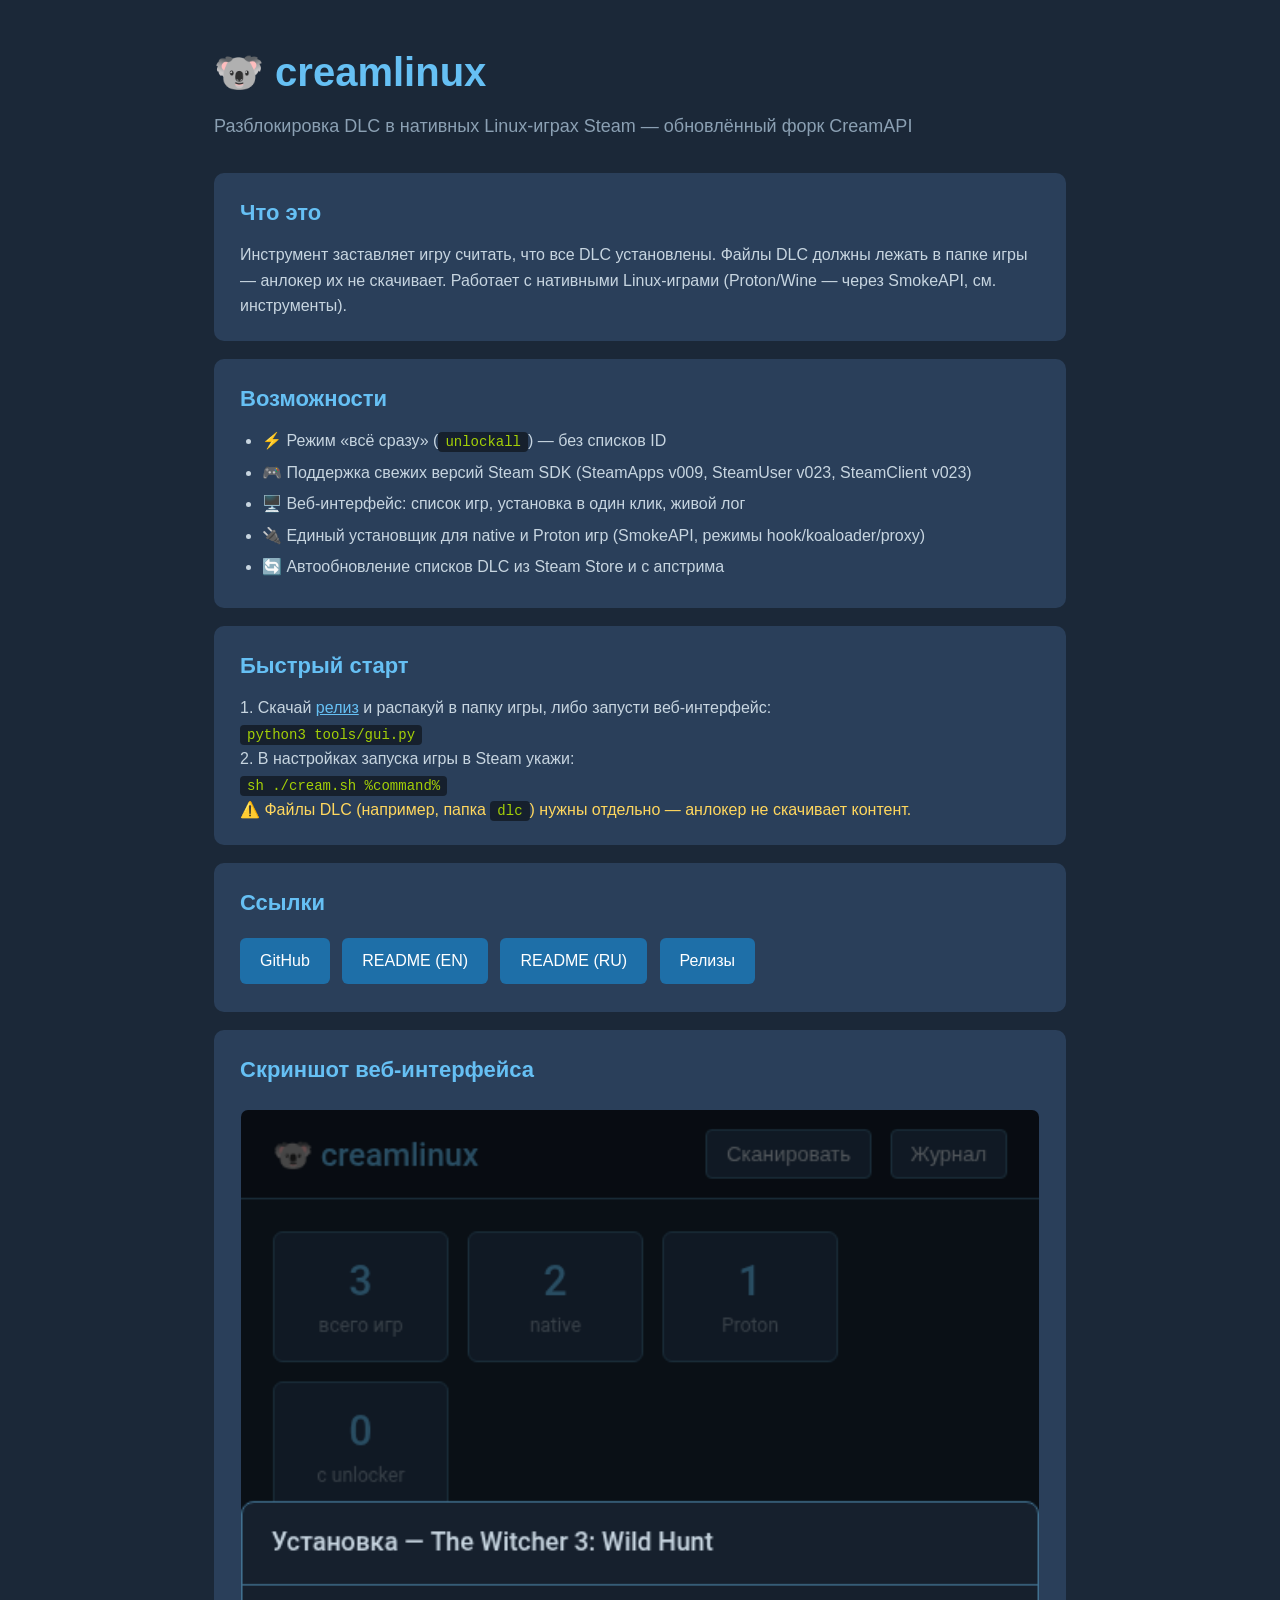
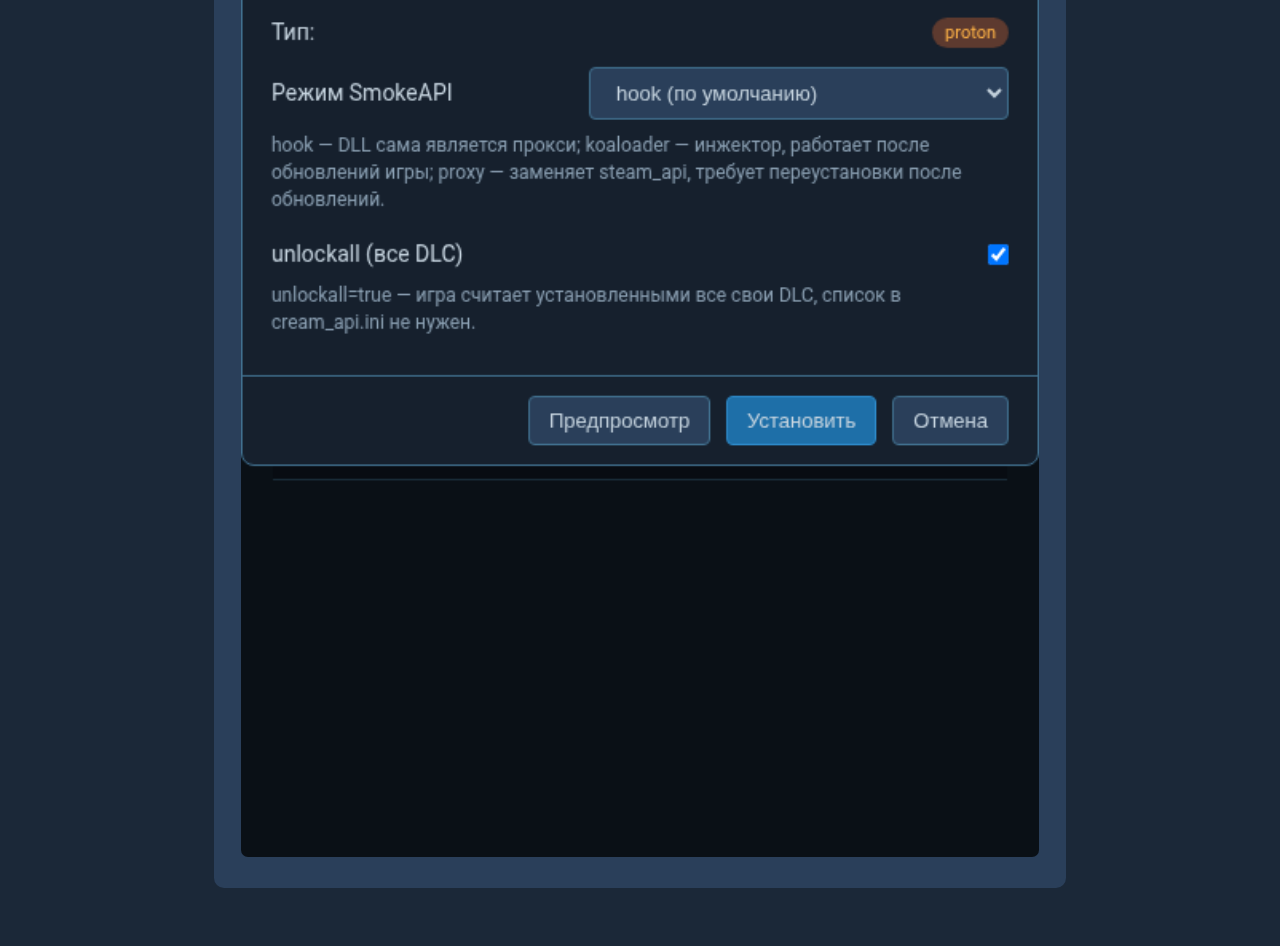
<file: docs/site/index.html>
<!DOCTYPE html>
<html lang="ru">
<head>
<meta charset="utf-8">
<meta name="viewport" content="width=device-width, initial-scale=1">
<title>creamlinux — DLC Unlocker для Linux</title>
<style>
  :root { --bg:#1b2838; --bg2:#16202d; --panel:#2a3f5a; --text:#c7d5e0;
          --dim:#8ba0b3; --accent:#66c0f4; --green:#a4d007; }
  * { box-sizing: border-box; margin:0; padding:0; }
  body { background:var(--bg); color:var(--text);
         font:16px/1.6 "Segoe UI",Roboto,Arial,sans-serif; }
  .wrap { max-width: 900px; margin: 0 auto; padding: 40px 24px; }
  h1 { color:var(--accent); font-size: 40px; margin-bottom: 8px; }
  .sub { color:var(--dim); font-size: 18px; margin-bottom: 32px; }
  .card { background:var(--panel); border-radius:10px; padding:22px 26px;
          margin-bottom: 18px; }
  h2 { color:var(--accent); font-size: 22px; margin-bottom: 12px; }
  ul { padding-left: 22px; }
  li { margin-bottom: 6px; }
  code { background:var(--bg2); padding: 2px 7px; border-radius: 4px;
         color: var(--green); font-size: 14px; }
  a { color: var(--accent); }
  .btn { display:inline-block; background:#1e6fa8; color:#fff; text-decoration:none;
         padding:10px 20px; border-radius:6px; margin: 6px 8px 6px 0; }
  .btn:hover { background:#2d89c8; }
  .warn { color:#ffd75e; }
  img.screen { width:100%; border-radius:8px; margin-top:10px; border:1px solid var(--panel); }
</style>
</head>
<body>
<div class="wrap">
  <h1>🐨 creamlinux</h1>
  <p class="sub">Разблокировка DLC в нативных Linux-играх Steam — обновлённый форк CreamAPI</p>

  <div class="card">
    <h2>Что это</h2>
    <p>Инструмент заставляет игру считать, что все DLC установлены.
       Файлы DLC должны лежать в папке игры — анлокер их не скачивает.
       Работает с нативными Linux-играми (Proton/Wine — через SmokeAPI, см. инструменты).</p>
  </div>

  <div class="card">
    <h2>Возможности</h2>
    <ul>
      <li>⚡ Режим «всё сразу» (<code>unlockall</code>) — без списков ID</li>
      <li>🎮 Поддержка свежих версий Steam SDK (SteamApps v009, SteamUser v023, SteamClient v023)</li>
      <li>🖥️ Веб-интерфейс: список игр, установка в один клик, живой лог</li>
      <li>🔌 Единый установщик для native и Proton игр (SmokeAPI, режимы hook/koaloader/proxy)</li>
      <li>🔄 Автообновление списков DLC из Steam Store и с апстрима</li>
    </ul>
  </div>

  <div class="card">
    <h2>Быстрый старт</h2>
    <p>1. Скачай <a href="https://github.com/gongarn/creamlinux/releases/latest">релиз</a> и распакуй в папку игры,
       либо запусти веб-интерфейс:</p>
    <p><code>python3 tools/gui.py</code></p>
    <p>2. В настройках запуска игры в Steam укажи:</p>
    <p><code>sh ./cream.sh %command%</code></p>
    <p class="warn">⚠️ Файлы DLC (например, папка <code>dlc</code>) нужны отдельно — анлокер не скачивает контент.</p>
  </div>

  <div class="card">
    <h2>Ссылки</h2>
    <a class="btn" href="https://github.com/gongarn/creamlinux">GitHub</a>
    <a class="btn" href="https://github.com/gongarn/creamlinux/blob/master/README.md">README (EN)</a>
    <a class="btn" href="https://github.com/gongarn/creamlinux/blob/master/README.ru.md">README (RU)</a>
    <a class="btn" href="https://github.com/gongarn/creamlinux/releases/latest">Релизы</a>
  </div>

  <div class="card">
    <h2>Скриншот веб-интерфейса</h2>
    <img class="screen" src="screenshot.png" alt="creamlinux web UI">
  </div>
</div>
</body>
</html>
</file>
